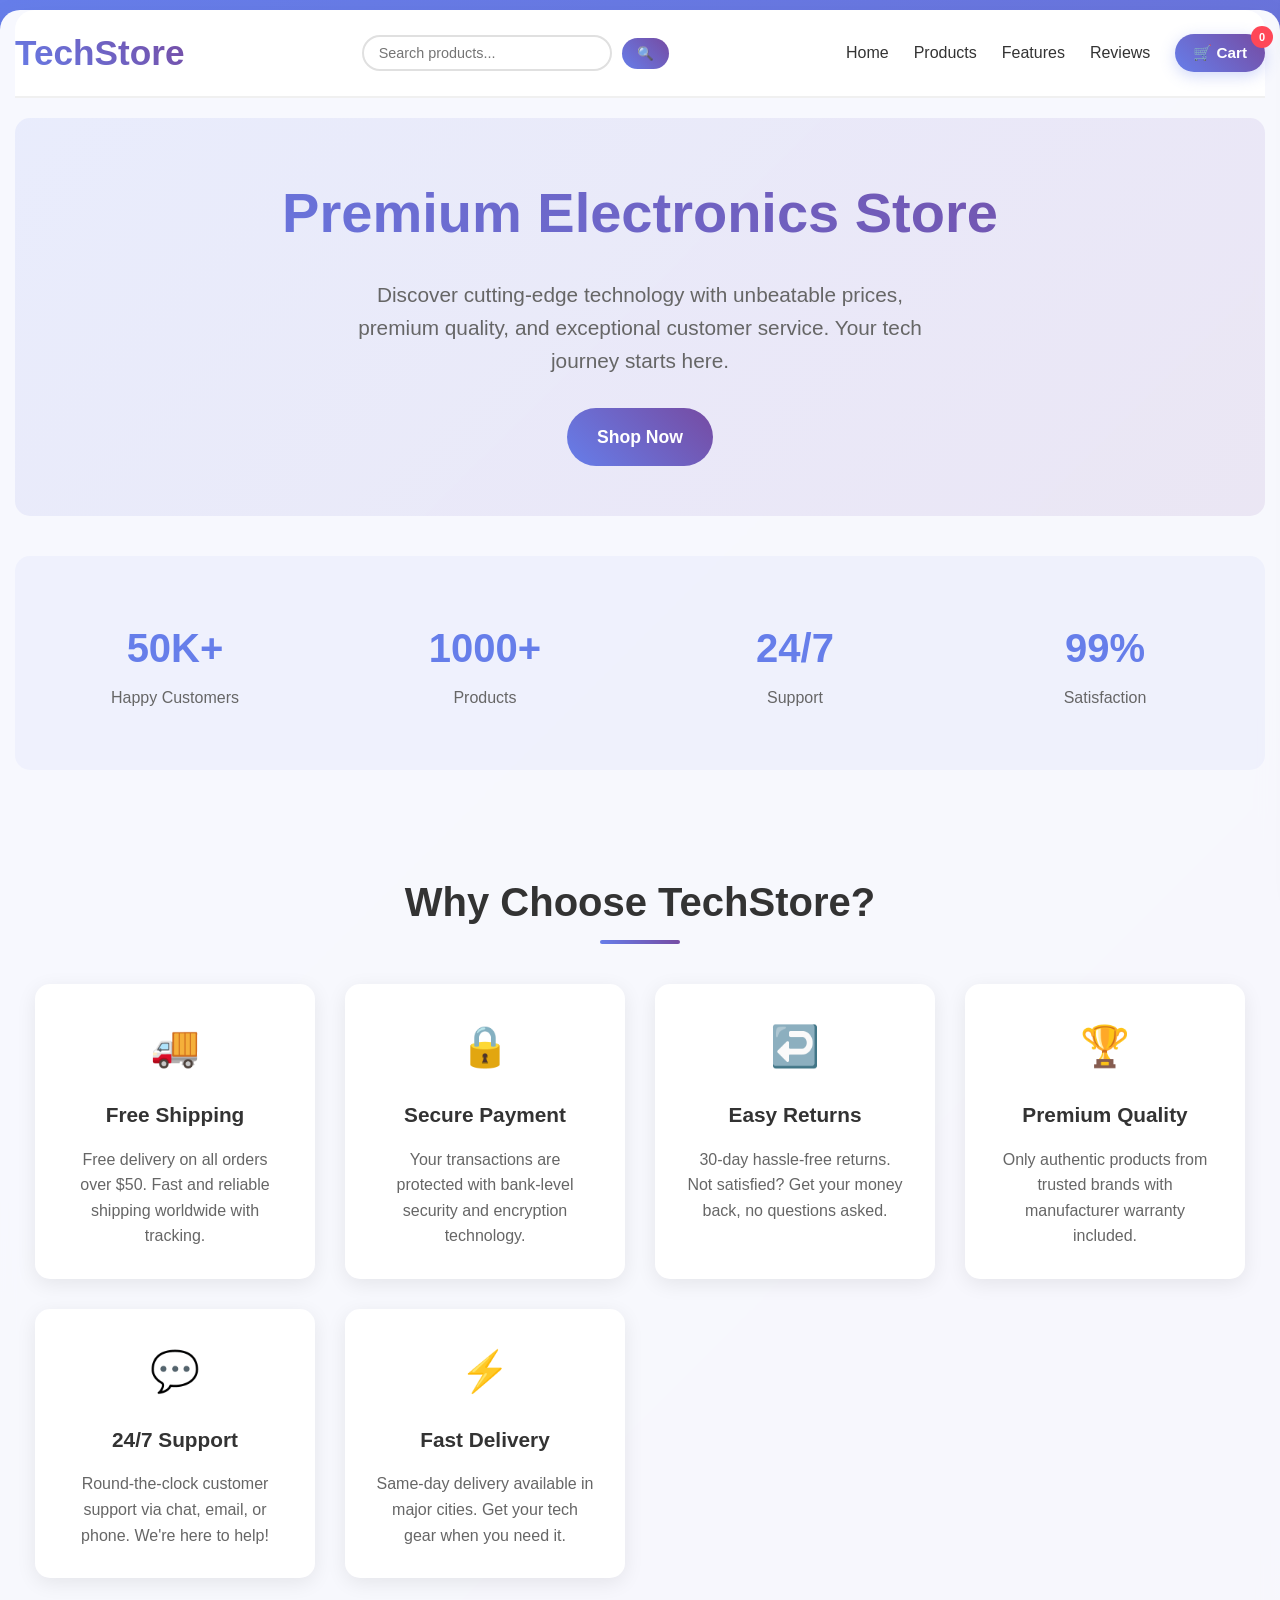
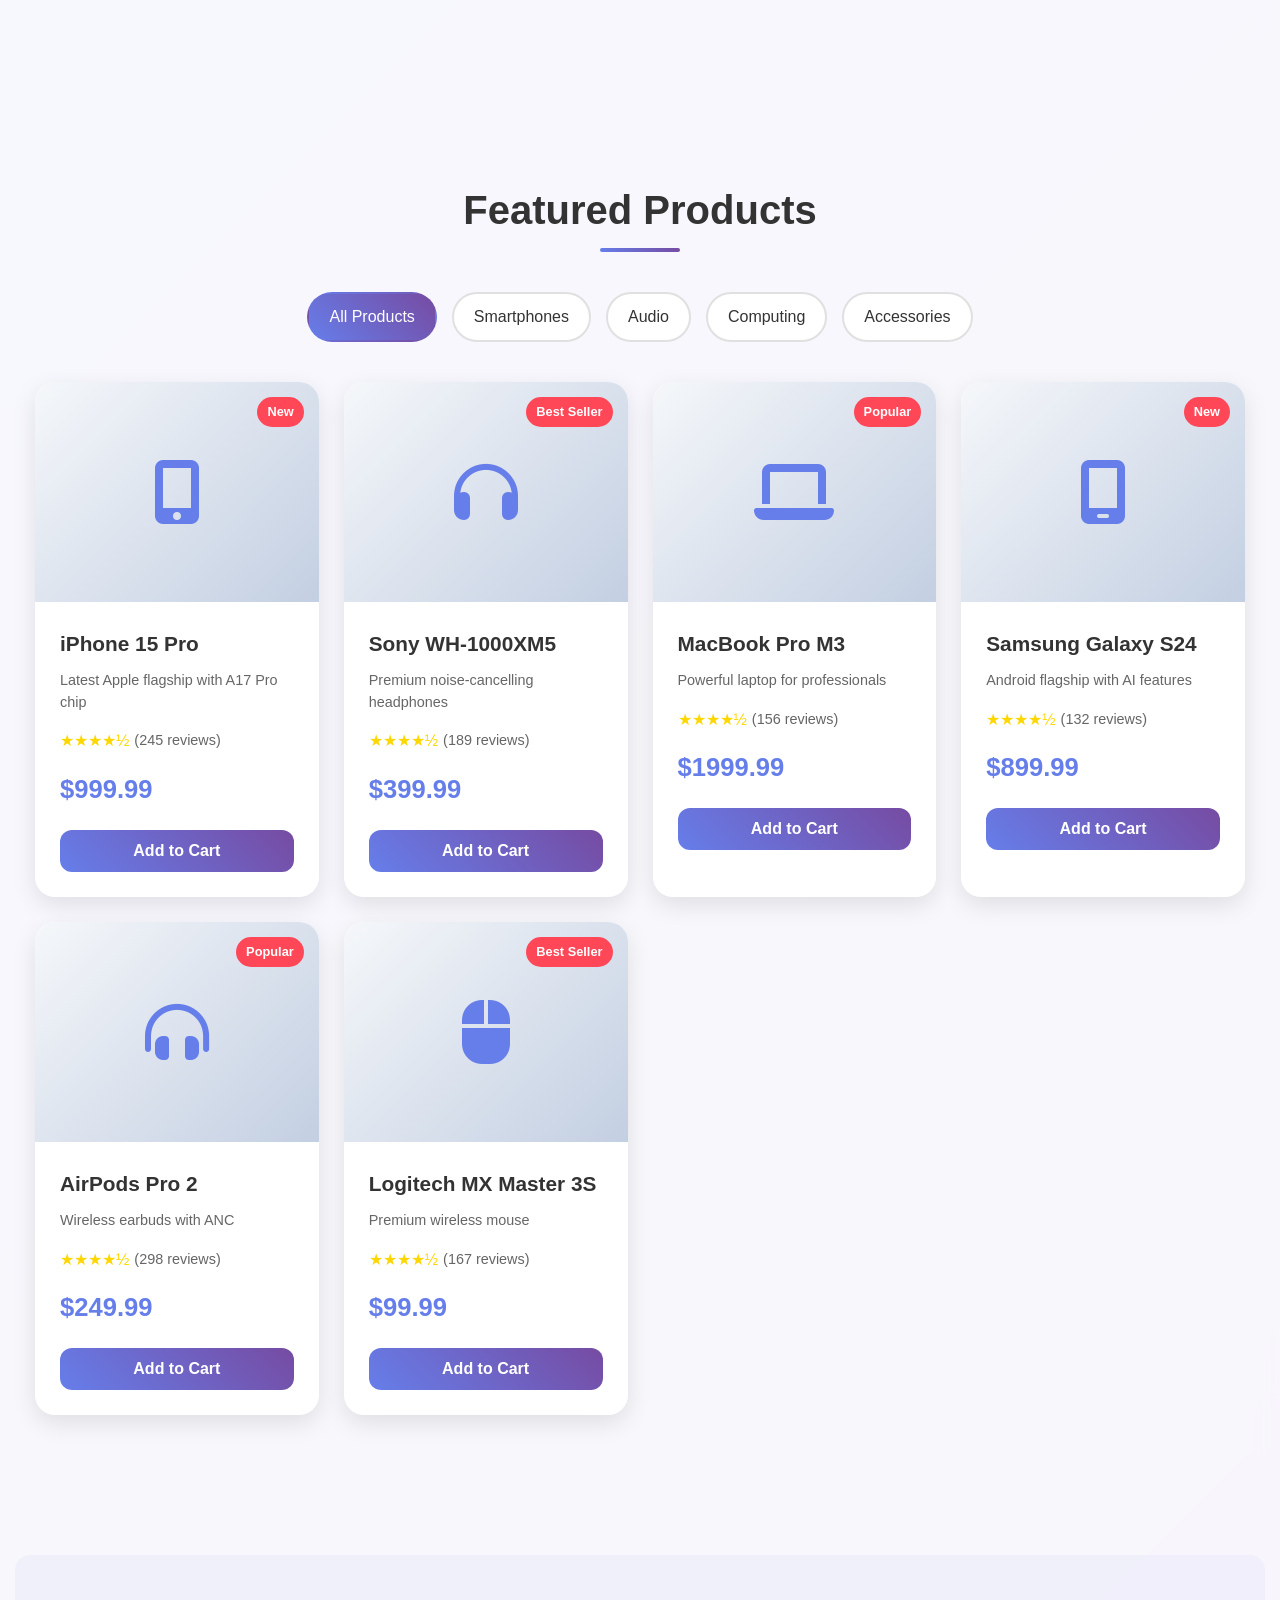
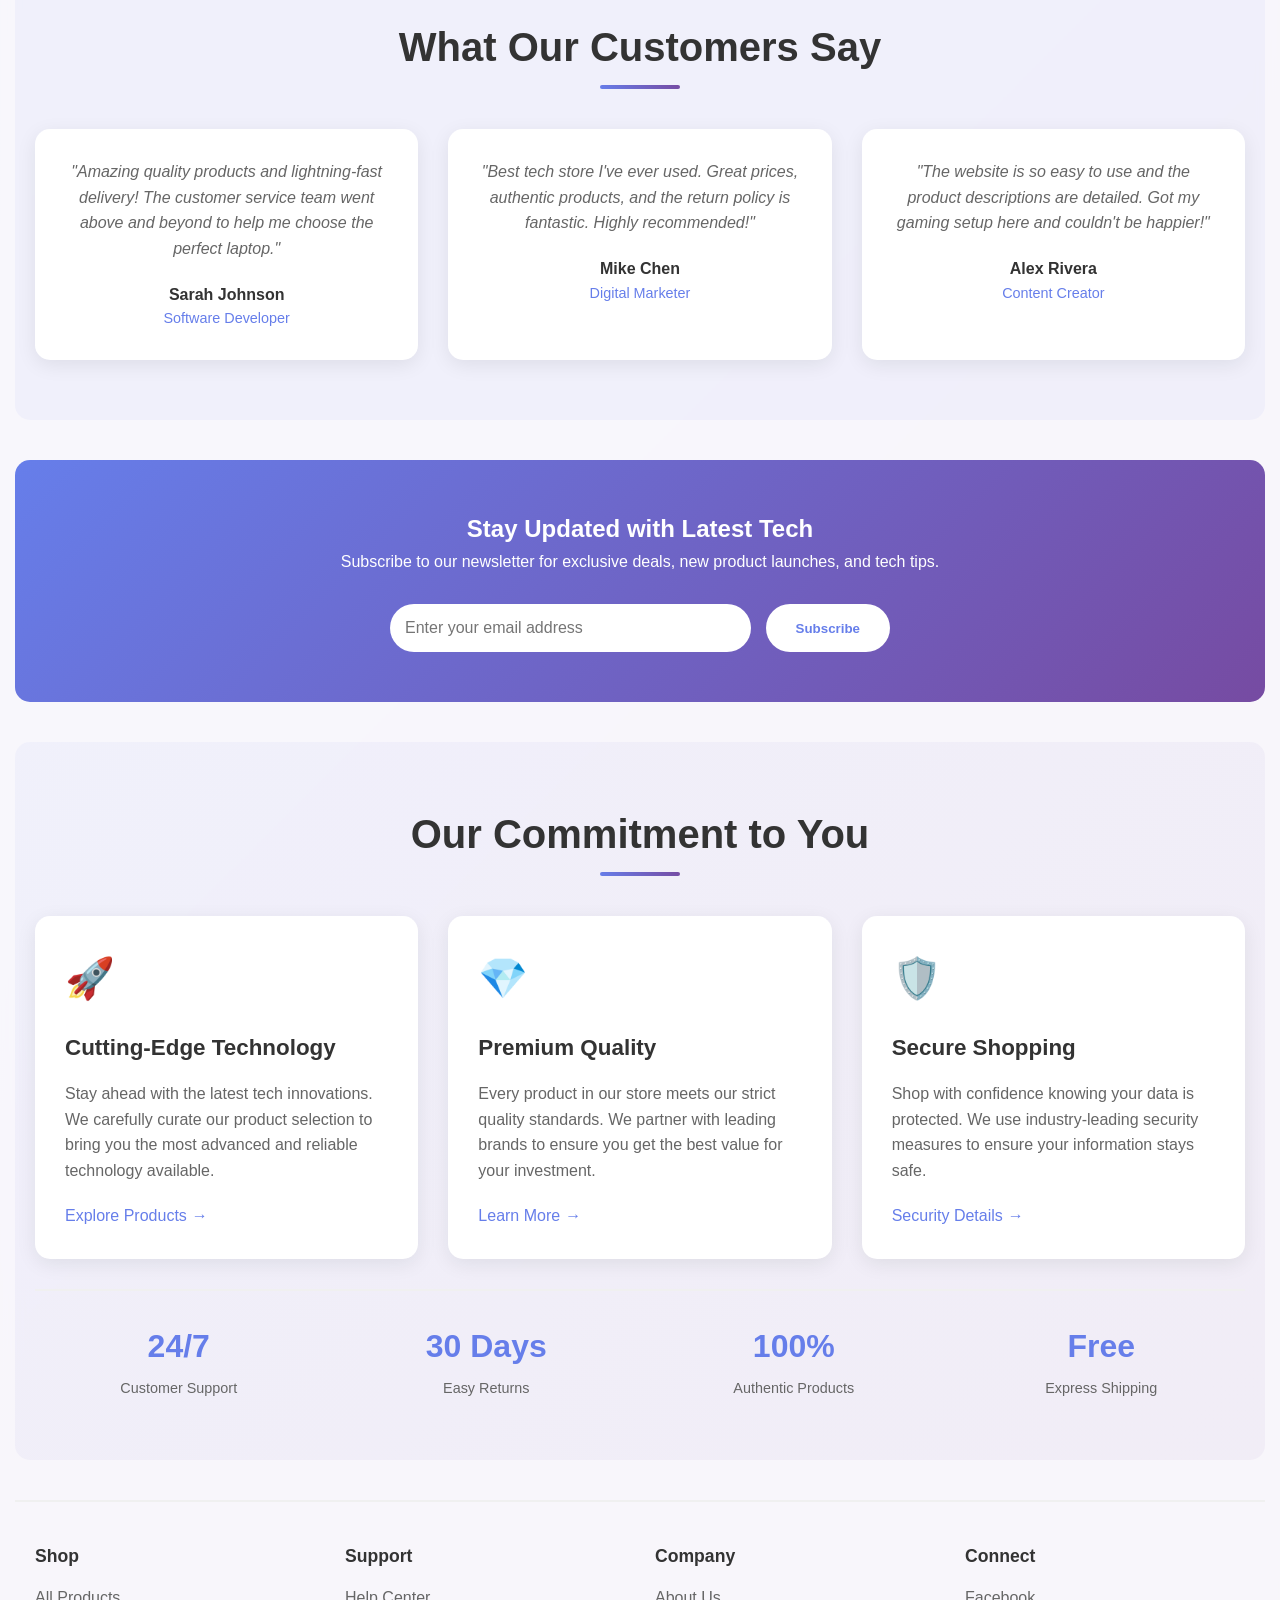
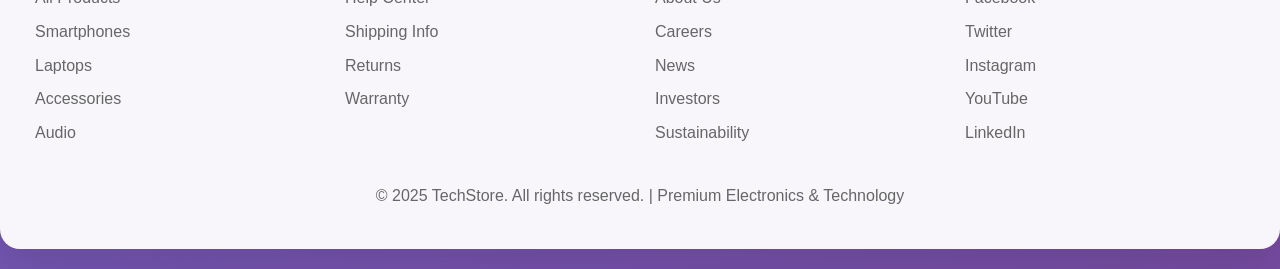
<file: index.html>
<!doctype html>
<html lang="en">
  <head>
    <meta charset="UTF-8" />
    <meta name="viewport" content="width=device-width, initial-scale=1.0" />
    <title>TechStore - Premium Electronics & Innovation</title>
    <link
      rel="stylesheet"
      href="https://cdnjs.cloudflare.com/ajax/libs/font-awesome/6.5.1/css/all.min.css"
    />
    <link rel="stylesheet" href="./css/style.css" />
  </head>
  <body>
    <div class="container">
      <header>
        <nav>
          <div class="logo">TechStore</div>
          <button
            class="mobile-menu-btn"
            aria-label="Toggle mobile menu"
            aria-expanded="false"
          >
            ☰
          </button>
          <div class="search-container">
            <input
              type="text"
              id="searchInput"
              placeholder="Search products..."
              class="search-input"
              aria-label="Search products"
              role="searchbox"
              autocomplete="off"
            />
            <button class="search-button" aria-label="Search">🔍</button>
          </div>
          <ul class="nav-links" role="navigation" aria-label="Main navigation">
            <li><a href="#home">Home</a></li>
            <li><a href="#products">Products</a></li>
            <li><a href="#features">Features</a></li>
            <li><a href="#testimonials">Reviews</a></li>
            <li>
              <button class="cart-icon" aria-label="Open cart">
                🛒 Cart
                <span class="cart-count" id="cartCount">0</span>
              </button>
            </li>
          </ul>
        </nav>
      </header>

      <section class="hero" id="home">
        <h1>Premium Electronics Store</h1>
        <p>
          Discover cutting-edge technology with unbeatable prices, premium
          quality, and exceptional customer service. Your tech journey starts
          here.
        </p>
        <a href="#products" class="cta-button">Shop Now</a>
      </section>

      <section class="stats-section" aria-label="Store statistics">
        <div class="stat-card">
          <span class="stat-number">50K+</span>
          <div class="stat-label">Happy Customers</div>
        </div>
        <div class="stat-card">
          <span class="stat-number">1000+</span>
          <div class="stat-label">Products</div>
        </div>
        <div class="stat-card">
          <span class="stat-number">24/7</span>
          <div class="stat-label">Support</div>
        </div>
        <div class="stat-card">
          <span class="stat-number">99%</span>
          <div class="stat-label">Satisfaction</div>
        </div>
      </section>

      <section class="features-section" id="features">
        <h2 class="section-title">Why Choose TechStore?</h2>
        <div class="features-grid">
          <div class="feature-card">
            <span class="feature-icon">🚚</span>
            <h3 class="feature-title">Free Shipping</h3>
            <p class="feature-description">
              Free delivery on all orders over $50. Fast and reliable shipping
              worldwide with tracking.
            </p>
          </div>
          <div class="feature-card">
            <span class="feature-icon">🔒</span>
            <h3 class="feature-title">Secure Payment</h3>
            <p class="feature-description">
              Your transactions are protected with bank-level security and
              encryption technology.
            </p>
          </div>
          <div class="feature-card">
            <span class="feature-icon">↩️</span>
            <h3 class="feature-title">Easy Returns</h3>
            <p class="feature-description">
              30-day hassle-free returns. Not satisfied? Get your money back, no
              questions asked.
            </p>
          </div>
          <div class="feature-card">
            <span class="feature-icon">🏆</span>
            <h3 class="feature-title">Premium Quality</h3>
            <p class="feature-description">
              Only authentic products from trusted brands with manufacturer
              warranty included.
            </p>
          </div>
          <div class="feature-card">
            <span class="feature-icon">💬</span>
            <h3 class="feature-title">24/7 Support</h3>
            <p class="feature-description">
              Round-the-clock customer support via chat, email, or phone. We're
              here to help!
            </p>
          </div>
          <div class="feature-card">
            <span class="feature-icon">⚡</span>
            <h3 class="feature-title">Fast Delivery</h3>
            <p class="feature-description">
              Same-day delivery available in major cities. Get your tech gear
              when you need it.
            </p>
          </div>
        </div>
      </section>

      <section class="products-section" id="products">
        <h2 class="section-title">Featured Products</h2>

        <div class="filter-tabs" role="tablist" aria-label="Product categories">
          <div
            class="filter-tab active"
            role="tab"
            aria-selected="true"
            data-category="all"
          >
            All Products
          </div>
          <div
            class="filter-tab"
            role="tab"
            aria-selected="false"
            data-category="mobile"
          >
            Smartphones
          </div>
          <div
            class="filter-tab"
            role="tab"
            aria-selected="false"
            data-category="audio"
          >
            Audio
          </div>
          <div
            class="filter-tab"
            role="tab"
            aria-selected="false"
            data-category="computing"
          >
            Computing
          </div>
          <div
            class="filter-tab"
            role="tab"
            aria-selected="false"
            data-category="accessories"
          >
            Accessories
          </div>
        </div>

        <div class="products-grid" id="productsGrid" aria-live="polite">
          <!-- Products dynamically loaded by app.js -->
        </div>
      </section>

      <section class="testimonials-section" id="testimonials">
        <h2 class="section-title">What Our Customers Say</h2>
        <div class="testimonials-grid">
          <div class="testimonial-card">
            <p class="testimonial-text">
              "Amazing quality products and lightning-fast delivery! The
              customer service team went above and beyond to help me choose the
              perfect laptop."
            </p>
            <div class="testimonial-author">Sarah Johnson</div>
            <div class="testimonial-role">Software Developer</div>
          </div>
          <div class="testimonial-card">
            <p class="testimonial-text">
              "Best tech store I've ever used. Great prices, authentic products,
              and the return policy is fantastic. Highly recommended!"
            </p>
            <div class="testimonial-author">Mike Chen</div>
            <div class="testimonial-role">Digital Marketer</div>
          </div>
          <div class="testimonial-card">
            <p class="testimonial-text">
              "The website is so easy to use and the product descriptions are
              detailed. Got my gaming setup here and couldn't be happier!"
            </p>
            <div class="testimonial-author">Alex Rivera</div>
            <div class="testimonial-role">Content Creator</div>
          </div>
        </div>
      </section>

      <section class="newsletter-section">
        <h2>Stay Updated with Latest Tech</h2>
        <p>
          Subscribe to our newsletter for exclusive deals, new product launches,
          and tech tips.
        </p>
        <!-- newsletter form handled via JS event listener in app.js -->
        <form class="newsletter-form" id="newsletterForm" novalidate>
          <input
            type="email"
            class="newsletter-input"
            placeholder="Enter your email address"
            required
            aria-label="Email address for newsletter"
          />
          <button type="submit" class="newsletter-button">Subscribe</button>
        </form>
      </section>

      <section class="highlights-section" id="highlights">
        <h2 class="section-title">Our Commitment to You</h2>
        <div class="content-grid">
          <div class="content-card">
            <div class="content-icon">🚀</div>
            <h3 class="content-title">Cutting-Edge Technology</h3>
            <p class="content-text">
              Stay ahead with the latest tech innovations. We carefully curate
              our product selection to bring you the most advanced and reliable
              technology available.
            </p>
            <a href="#products" class="content-link"
              >Explore Products <span>→</span></a
            >
          </div>
          <div class="content-card">
            <div class="content-icon">💎</div>
            <h3 class="content-title">Premium Quality</h3>
            <p class="content-text">
              Every product in our store meets our strict quality standards. We
              partner with leading brands to ensure you get the best value for
              your investment.
            </p>
            <a href="#features" class="content-link"
              >Learn More <span>→</span></a
            >
          </div>
          <div class="content-card">
            <div class="content-icon">🛡️</div>
            <h3 class="content-title">Secure Shopping</h3>
            <p class="content-text">
              Shop with confidence knowing your data is protected. We use
              industry-leading security measures to ensure your information
              stays safe.
            </p>
            <a href="#features" class="content-link"
              >Security Details <span>→</span></a
            >
          </div>
        </div>

        <div class="content-stats">
          <div class="content-stat">
            <div class="content-stat-number">24/7</div>
            <div class="content-stat-label">Customer Support</div>
          </div>
          <div class="content-stat">
            <div class="content-stat-number">30 Days</div>
            <div class="content-stat-label">Easy Returns</div>
          </div>
          <div class="content-stat">
            <div class="content-stat-number">100%</div>
            <div class="content-stat-label">Authentic Products</div>
          </div>
          <div class="content-stat">
            <div class="content-stat-number">Free</div>
            <div class="content-stat-label">Express Shipping</div>
          </div>
        </div>
      </section>

      <footer>
        <div class="footer-content">
          <div class="footer-section">
            <h4>Shop</h4>
            <a href="#products">All Products</a>
            <a href="#products">Smartphones</a>
            <a href="#products">Laptops</a>
            <a href="#products">Accessories</a>
            <a href="#products">Audio</a>
          </div>
          <div class="footer-section">
            <h4>Support</h4>
            <a href="#features">Help Center</a>
            <a href="#features">Shipping Info</a>
            <a href="#features">Returns</a>
            <a href="#features">Warranty</a>
          </div>
          <div class="footer-section">
            <h4>Company</h4>
            <a href="#highlights">About Us</a>
            <a href="#highlights">Careers</a>
            <a href="#highlights">News</a>
            <a href="#highlights">Investors</a>
            <a href="#highlights">Sustainability</a>
          </div>
          <div class="footer-section">
            <h4>Connect</h4>
            <a href="#home">Facebook</a>
            <a href="#home">Twitter</a>
            <a href="#home">Instagram</a>
            <a href="#home">YouTube</a>
            <a href="#home">LinkedIn</a>
          </div>
        </div>
        <p>
          &copy; 2025 TechStore. All rights reserved. | Premium Electronics
          &amp; Technology
        </p>
      </footer>
    </div>

    <!-- Cart sidebar -->
    <div class="cart-overlay" id="cartOverlay" role="presentation"></div>
    <div
      class="cart-sidebar"
      id="cartSidebar"
      role="dialog"
      aria-label="Shopping cart"
      aria-modal="true"
    >
      <div class="cart-header">
        <h2 class="cart-title">Your Cart</h2>
        <button class="close-cart" aria-label="Close cart">×</button>
      </div>
      <div id="cartItems" aria-live="polite"></div>
      <div class="cart-total">
        <div class="total-amount">Total: $<span id="cartTotal">0.00</span></div>
        <button class="checkout-btn">Proceed to Checkout</button>
      </div>
    </div>

    <div
      class="notification"
      id="notification"
      role="status"
      aria-live="polite"
      aria-atomic="true"
    ></div>

    <script src="./js/app.js"></script>
  </body>
</html>
</file>
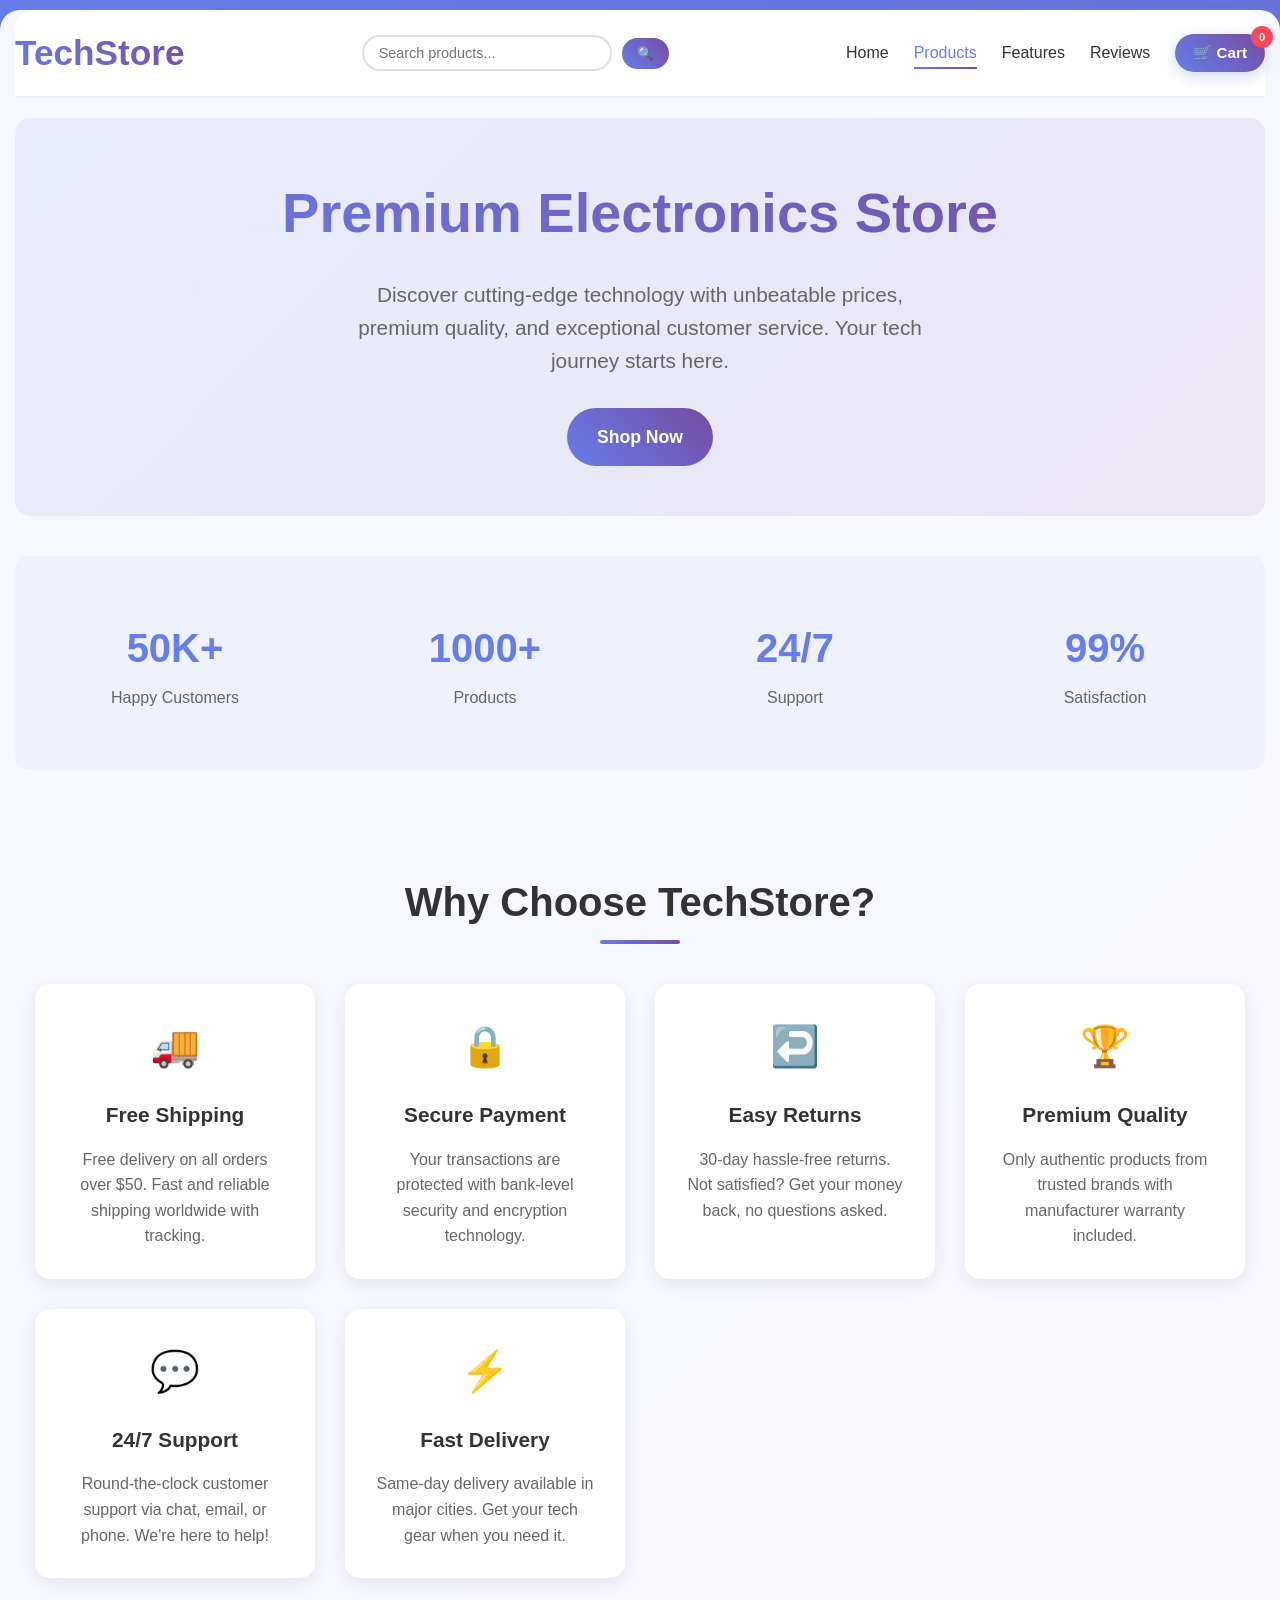
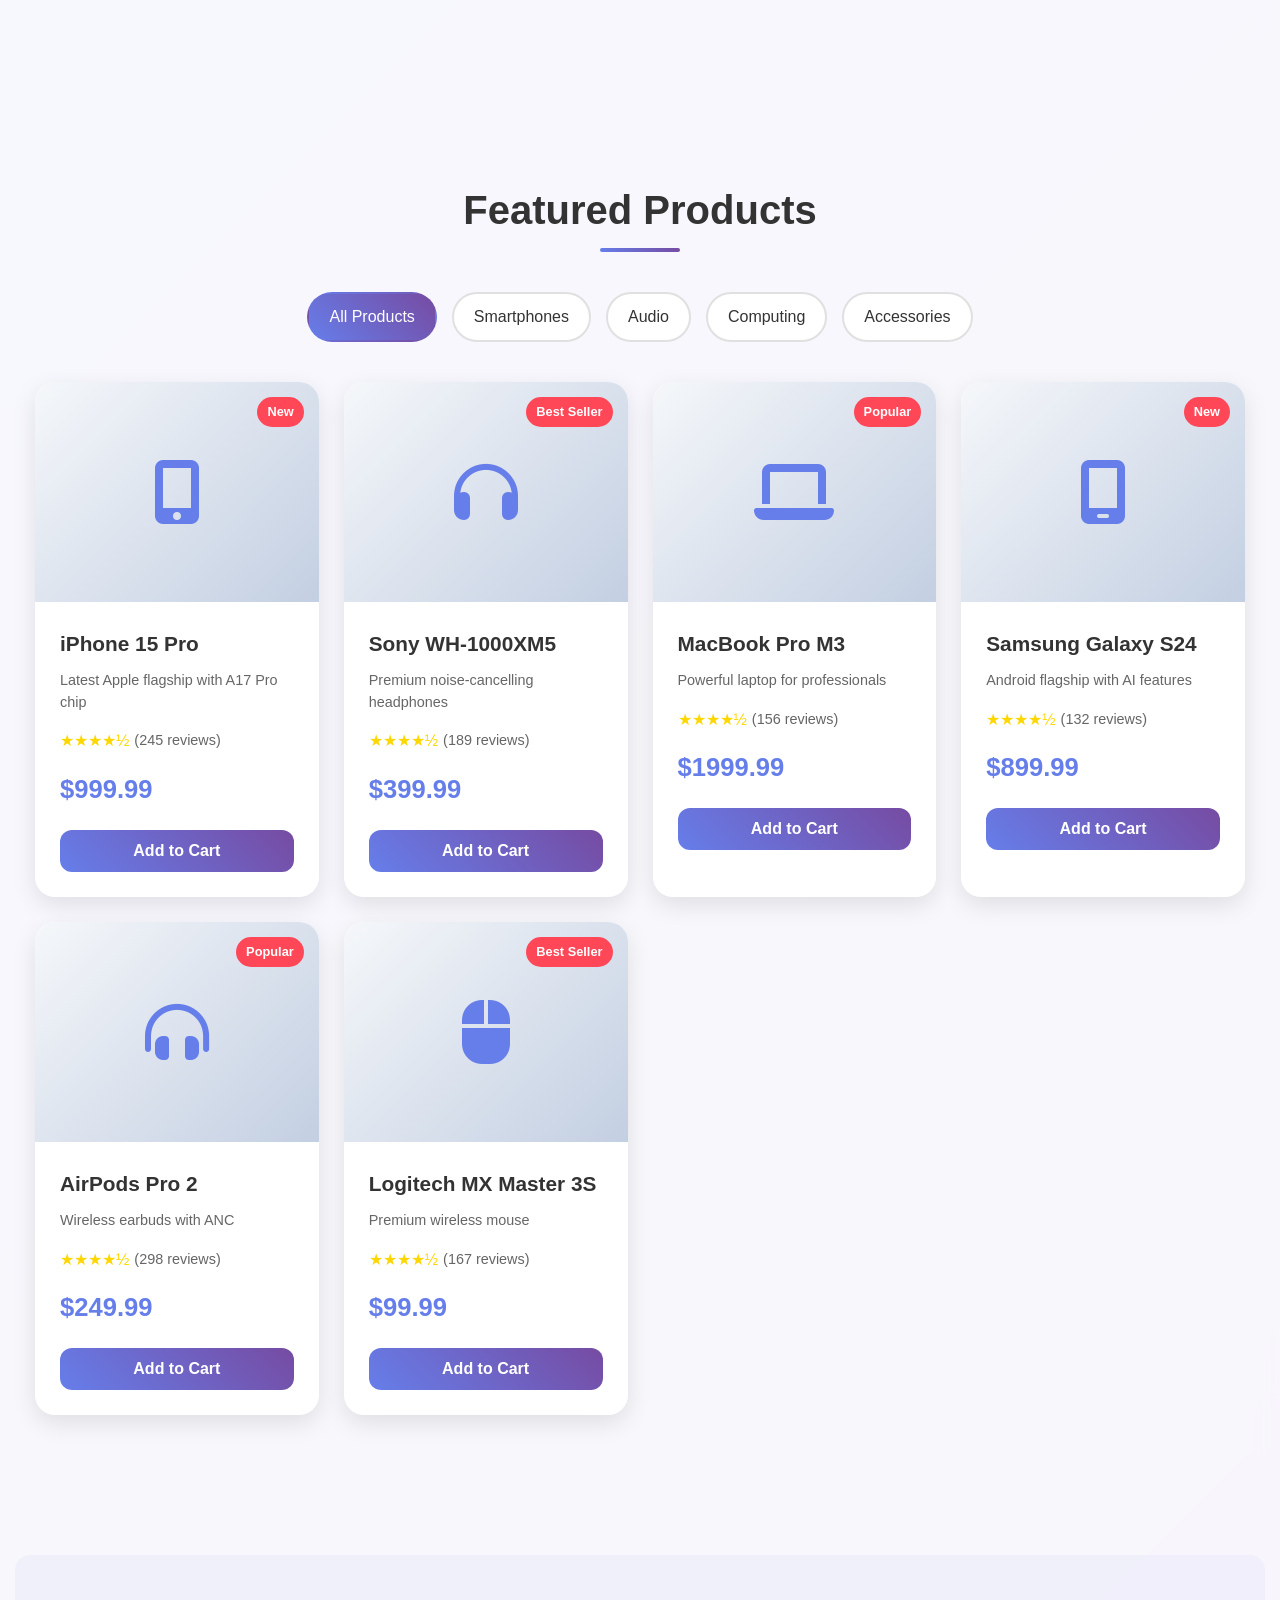
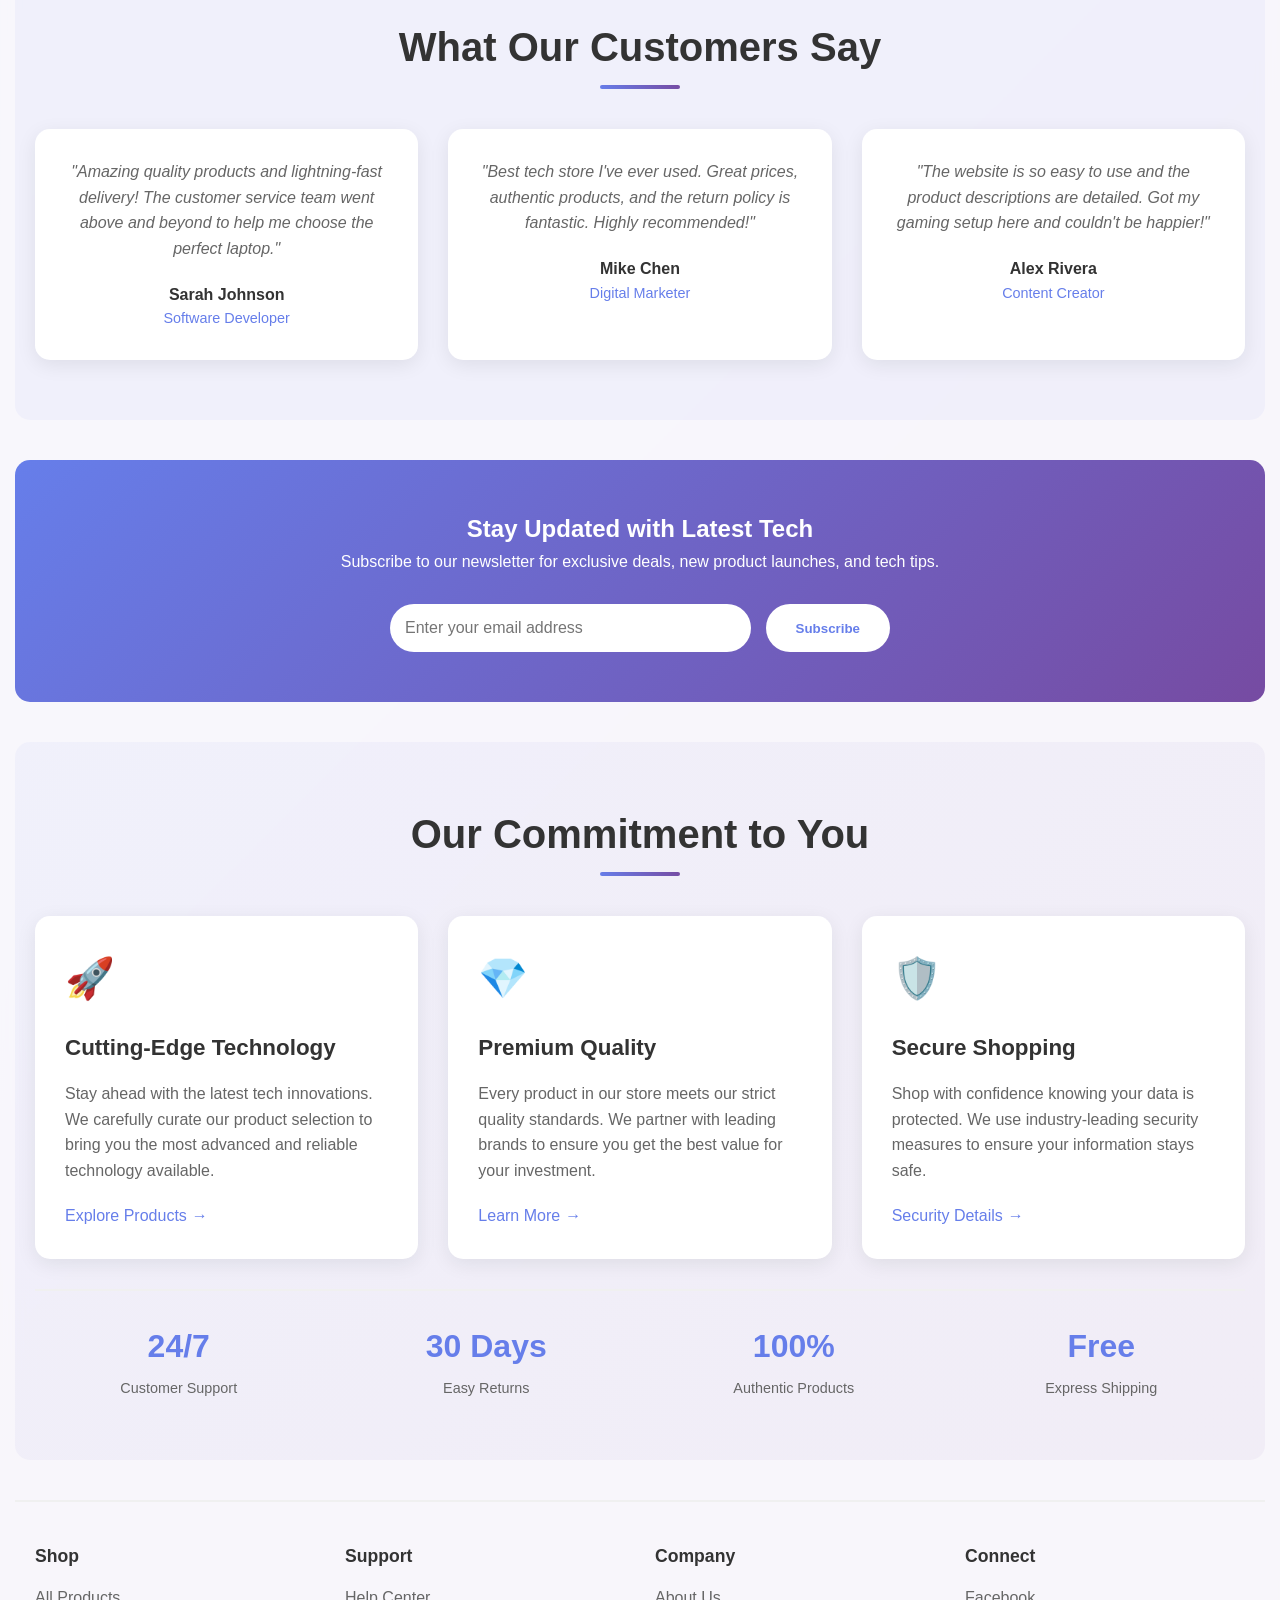
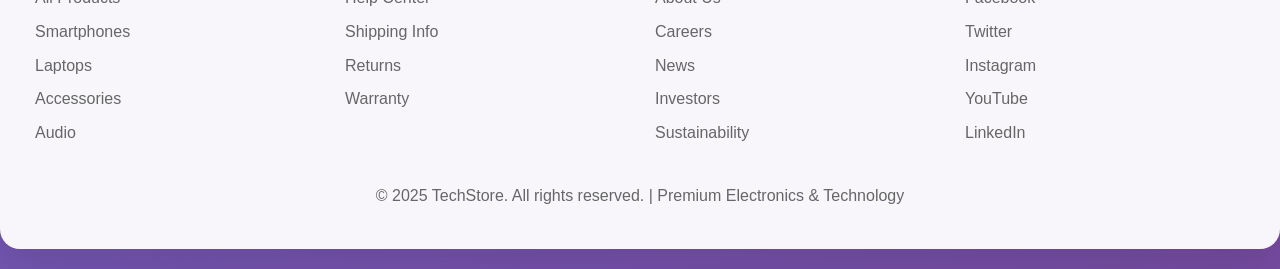
<file: html/index.html>
<!doctype html>
<html lang="en">
  <head>
    <meta charset="UTF-8" />
    <meta name="viewport" content="width=device-width, initial-scale=1.0" />
    <title>TechStore - Premium Electronics & Innovation</title>
    <link
      rel="stylesheet"
      href="https://cdnjs.cloudflare.com/ajax/libs/font-awesome/6.5.1/css/all.min.css"
    />
    <link rel="stylesheet" href="../css/style.css" />
  </head>
  <body>
    <div class="container">
      <header>
        <nav>
          <div class="logo">TechStore</div>
          <button
            class="mobile-menu-btn"
            aria-label="Toggle mobile menu"
            aria-expanded="false"
          >
            ☰
          </button>
          <div class="search-container">
            <input
              type="text"
              id="searchInput"
              placeholder="Search products..."
              class="search-input"
              aria-label="Search products"
              role="searchbox"
              autocomplete="off"
            />
            <button class="search-button" aria-label="Search">🔍</button>
          </div>
          <ul class="nav-links" role="navigation" aria-label="Main navigation">
            <li><a href="#home">Home</a></li>
            <li><a href="#products">Products</a></li>
            <li><a href="#features">Features</a></li>
            <li><a href="#testimonials">Reviews</a></li>
            <li>
              <button class="cart-icon" aria-label="Open cart">
                🛒 Cart
                <span class="cart-count" id="cartCount">0</span>
              </button>
            </li>
          </ul>
        </nav>
      </header>

      <section class="hero" id="home">
        <h1>Premium Electronics Store</h1>
        <p>
          Discover cutting-edge technology with unbeatable prices, premium
          quality, and exceptional customer service. Your tech journey starts
          here.
        </p>
        <a href="#products" class="cta-button">Shop Now</a>
      </section>

      <section class="stats-section" aria-label="Store statistics">
        <div class="stat-card">
          <span class="stat-number">50K+</span>
          <div class="stat-label">Happy Customers</div>
        </div>
        <div class="stat-card">
          <span class="stat-number">1000+</span>
          <div class="stat-label">Products</div>
        </div>
        <div class="stat-card">
          <span class="stat-number">24/7</span>
          <div class="stat-label">Support</div>
        </div>
        <div class="stat-card">
          <span class="stat-number">99%</span>
          <div class="stat-label">Satisfaction</div>
        </div>
      </section>

      <section class="features-section" id="features">
        <h2 class="section-title">Why Choose TechStore?</h2>
        <div class="features-grid">
          <div class="feature-card">
            <span class="feature-icon">🚚</span>
            <h3 class="feature-title">Free Shipping</h3>
            <p class="feature-description">
              Free delivery on all orders over $50. Fast and reliable shipping
              worldwide with tracking.
            </p>
          </div>
          <div class="feature-card">
            <span class="feature-icon">🔒</span>
            <h3 class="feature-title">Secure Payment</h3>
            <p class="feature-description">
              Your transactions are protected with bank-level security and
              encryption technology.
            </p>
          </div>
          <div class="feature-card">
            <span class="feature-icon">↩️</span>
            <h3 class="feature-title">Easy Returns</h3>
            <p class="feature-description">
              30-day hassle-free returns. Not satisfied? Get your money back, no
              questions asked.
            </p>
          </div>
          <div class="feature-card">
            <span class="feature-icon">🏆</span>
            <h3 class="feature-title">Premium Quality</h3>
            <p class="feature-description">
              Only authentic products from trusted brands with manufacturer
              warranty included.
            </p>
          </div>
          <div class="feature-card">
            <span class="feature-icon">💬</span>
            <h3 class="feature-title">24/7 Support</h3>
            <p class="feature-description">
              Round-the-clock customer support via chat, email, or phone. We're
              here to help!
            </p>
          </div>
          <div class="feature-card">
            <span class="feature-icon">⚡</span>
            <h3 class="feature-title">Fast Delivery</h3>
            <p class="feature-description">
              Same-day delivery available in major cities. Get your tech gear
              when you need it.
            </p>
          </div>
        </div>
      </section>

      <section class="products-section" id="products">
        <h2 class="section-title">Featured Products</h2>

        <div class="filter-tabs" role="tablist" aria-label="Product categories">
          <div
            class="filter-tab active"
            role="tab"
            aria-selected="true"
            data-category="all"
          >
            All Products
          </div>
          <div
            class="filter-tab"
            role="tab"
            aria-selected="false"
            data-category="mobile"
          >
            Smartphones
          </div>
          <div
            class="filter-tab"
            role="tab"
            aria-selected="false"
            data-category="audio"
          >
            Audio
          </div>
          <div
            class="filter-tab"
            role="tab"
            aria-selected="false"
            data-category="computing"
          >
            Computing
          </div>
          <div
            class="filter-tab"
            role="tab"
            aria-selected="false"
            data-category="accessories"
          >
            Accessories
          </div>
        </div>

        <div class="products-grid" id="productsGrid" aria-live="polite">
          <!-- Products dynamically loaded by app.js -->
        </div>
      </section>

      <section class="testimonials-section" id="testimonials">
        <h2 class="section-title">What Our Customers Say</h2>
        <div class="testimonials-grid">
          <div class="testimonial-card">
            <p class="testimonial-text">
              "Amazing quality products and lightning-fast delivery! The
              customer service team went above and beyond to help me choose the
              perfect laptop."
            </p>
            <div class="testimonial-author">Sarah Johnson</div>
            <div class="testimonial-role">Software Developer</div>
          </div>
          <div class="testimonial-card">
            <p class="testimonial-text">
              "Best tech store I've ever used. Great prices, authentic products,
              and the return policy is fantastic. Highly recommended!"
            </p>
            <div class="testimonial-author">Mike Chen</div>
            <div class="testimonial-role">Digital Marketer</div>
          </div>
          <div class="testimonial-card">
            <p class="testimonial-text">
              "The website is so easy to use and the product descriptions are
              detailed. Got my gaming setup here and couldn't be happier!"
            </p>
            <div class="testimonial-author">Alex Rivera</div>
            <div class="testimonial-role">Content Creator</div>
          </div>
        </div>
      </section>

      <section class="newsletter-section">
        <h2>Stay Updated with Latest Tech</h2>
        <p>
          Subscribe to our newsletter for exclusive deals, new product launches,
          and tech tips.
        </p>
        <!-- newsletter form handled via JS event listener in app.js -->
        <form class="newsletter-form" id="newsletterForm" novalidate>
          <input
            type="email"
            class="newsletter-input"
            placeholder="Enter your email address"
            required
            aria-label="Email address for newsletter"
          />
          <button type="submit" class="newsletter-button">Subscribe</button>
        </form>
      </section>

      <section class="highlights-section" id="highlights">
        <h2 class="section-title">Our Commitment to You</h2>
        <div class="content-grid">
          <div class="content-card">
            <div class="content-icon">🚀</div>
            <h3 class="content-title">Cutting-Edge Technology</h3>
            <p class="content-text">
              Stay ahead with the latest tech innovations. We carefully curate
              our product selection to bring you the most advanced and reliable
              technology available.
            </p>
            <a href="#products" class="content-link"
              >Explore Products <span>→</span></a
            >
          </div>
          <div class="content-card">
            <div class="content-icon">💎</div>
            <h3 class="content-title">Premium Quality</h3>
            <p class="content-text">
              Every product in our store meets our strict quality standards. We
              partner with leading brands to ensure you get the best value for
              your investment.
            </p>
            <a href="#features" class="content-link"
              >Learn More <span>→</span></a
            >
          </div>
          <div class="content-card">
            <div class="content-icon">🛡️</div>
            <h3 class="content-title">Secure Shopping</h3>
            <p class="content-text">
              Shop with confidence knowing your data is protected. We use
              industry-leading security measures to ensure your information
              stays safe.
            </p>
            <a href="#features" class="content-link"
              >Security Details <span>→</span></a
            >
          </div>
        </div>

        <div class="content-stats">
          <div class="content-stat">
            <div class="content-stat-number">24/7</div>
            <div class="content-stat-label">Customer Support</div>
          </div>
          <div class="content-stat">
            <div class="content-stat-number">30 Days</div>
            <div class="content-stat-label">Easy Returns</div>
          </div>
          <div class="content-stat">
            <div class="content-stat-number">100%</div>
            <div class="content-stat-label">Authentic Products</div>
          </div>
          <div class="content-stat">
            <div class="content-stat-number">Free</div>
            <div class="content-stat-label">Express Shipping</div>
          </div>
        </div>
      </section>

      <footer>
        <div class="footer-content">
          <div class="footer-section">
            <h4>Shop</h4>
            <a href="#products">All Products</a>
            <a href="#products">Smartphones</a>
            <a href="#products">Laptops</a>
            <a href="#products">Accessories</a>
            <a href="#products">Audio</a>
          </div>
          <div class="footer-section">
            <h4>Support</h4>
            <a href="#features">Help Center</a>
            <a href="#features">Shipping Info</a>
            <a href="#features">Returns</a>
            <a href="#features">Warranty</a>
          </div>
          <div class="footer-section">
            <h4>Company</h4>
            <a href="#highlights">About Us</a>
            <a href="#highlights">Careers</a>
            <a href="#highlights">News</a>
            <a href="#highlights">Investors</a>
            <a href="#highlights">Sustainability</a>
          </div>
          <div class="footer-section">
            <h4>Connect</h4>
            <a href="#home">Facebook</a>
            <a href="#home">Twitter</a>
            <a href="#home">Instagram</a>
            <a href="#home">YouTube</a>
            <a href="#home">LinkedIn</a>
          </div>
        </div>
        <p>
          &copy; 2025 TechStore. All rights reserved. | Premium Electronics
          &amp; Technology
        </p>
      </footer>
    </div>

    <!-- Cart sidebar -->
    <div class="cart-overlay" id="cartOverlay" role="presentation"></div>
    <div
      class="cart-sidebar"
      id="cartSidebar"
      role="dialog"
      aria-label="Shopping cart"
      aria-modal="true"
    >
      <div class="cart-header">
        <h2 class="cart-title">Your Cart</h2>
        <button class="close-cart" aria-label="Close cart">×</button>
      </div>
      <div id="cartItems" aria-live="polite"></div>
      <div class="cart-total">
        <div class="total-amount">Total: $<span id="cartTotal">0.00</span></div>
        <button class="checkout-btn">Proceed to Checkout</button>
      </div>
    </div>

    <div
      class="notification"
      id="notification"
      role="status"
      aria-live="polite"
      aria-atomic="true"
    ></div>

    <script src="../js/app.js"></script>
  </body>
</html>
</file>
<file: css/style.css>
*,
*::before,
*::after {
  margin: 0;
  padding: 0;
  box-sizing: border-box;
}

html {
  scroll-behavior: smooth;
}

/* Offset for sticky header when jumping to anchor links */
section[id] {
  scroll-margin-top: 80px;
}

body {
  font-family: "Segoe UI", Tahoma, Geneva, Verdana, sans-serif;
  line-height: 1.6;
  color: #333;
  background: linear-gradient(135deg, #667eea 0%, #764ba2 100%);
  min-height: 100vh;
}

/* ── Page wrapper ── */
.container {
  max-width: 1400px;
  margin: 10px auto 20px;
  padding: 0 15px;
  background: rgba(255, 255, 255, 0.95);
  backdrop-filter: blur(10px);
  border-radius: 20px;
  box-shadow: 0 20px 40px rgba(0, 0, 0, 0.1);
}

/* ── Header / Nav ── */
header {
  padding: 15px 0;
  border-bottom: 2px solid #f0f0f0;
  position: sticky;
  top: 0;
  background: rgba(255, 255, 255, 0.98);
  backdrop-filter: blur(15px);
  z-index: 100;
  border-radius: 20px 20px 0 0;
}

nav {
  display: flex;
  justify-content: space-between;
  align-items: center;
  flex-wrap: wrap;
  gap: 20px;
}

.logo {
  font-size: 2.2rem;
  font-weight: bold;
  background: linear-gradient(45deg, #667eea, #764ba2);
  -webkit-background-clip: text;
  -webkit-text-fill-color: transparent;
  background-clip: text;
}

.nav-links {
  display: flex;
  list-style: none;
  gap: 25px;
  align-items: center;
  flex-wrap: wrap;
}

.nav-links a {
  text-decoration: none;
  color: #333;
  font-weight: 500;
  transition: color 0.3s ease;
  position: relative;
  padding: 8px 0;
  cursor: pointer;
}

.nav-links a.active {
  color: #667eea;
}

.nav-links a::after {
  content: "";
  position: absolute;
  width: 0;
  height: 2px;
  bottom: 0;
  left: 0;
  background: linear-gradient(45deg, #667eea, #764ba2);
  transition: width 0.3s ease;
}

.nav-links a:hover::after,
.nav-links a.active::after {
  width: 100%;
}

/* ── Cart button ── */
.cart-icon {
  position: relative;
  background: linear-gradient(45deg, #667eea, #764ba2);
  color: white;
  padding: 10px 18px;
  border-radius: 25px;
  cursor: pointer;
  transition: all 0.3s ease;
  border: none;
  font-weight: bold;
  box-shadow: 0 4px 15px rgba(102, 126, 234, 0.3);
  font-size: 0.95rem;
}

.cart-icon:hover {
  transform: translateY(-3px);
  box-shadow: 0 8px 25px rgba(102, 126, 234, 0.4);
}

.cart-count {
  position: absolute;
  top: -8px;
  right: -8px;
  background: #ff4757;
  color: white;
  border-radius: 50%;
  width: 22px;
  height: 22px;
  display: flex;
  align-items: center;
  justify-content: center;
  font-size: 11px;
  font-weight: bold;
  animation: bounce 0.3s ease;
}

@keyframes bounce {
  0%,
  20%,
  60%,
  100% {
    transform: translateY(0);
  }
  40% {
    transform: translateY(-10px);
  }
  80% {
    transform: translateY(-5px);
  }
}

/* ── Hero ── */
.hero {
  text-align: center;
  padding: 50px 20px;
  background: linear-gradient(
    135deg,
    rgba(102, 126, 234, 0.1),
    rgba(118, 75, 162, 0.1)
  );
  margin: 20px 0;
  border-radius: 15px;
}

.hero h1 {
  font-size: clamp(2.5rem, 5vw, 3.5rem);
  margin-bottom: 20px;
  background: linear-gradient(45deg, #667eea, #764ba2);
  -webkit-background-clip: text;
  -webkit-text-fill-color: transparent;
  background-clip: text;
  animation: fadeInUp 1s ease;
}

.hero p {
  font-size: clamp(1.1rem, 2.5vw, 1.3rem);
  color: #666;
  margin: 0 auto 30px;
  animation: fadeInUp 1s ease 0.2s both;
  max-width: 600px;
}

.cta-button {
  background: linear-gradient(45deg, #667eea, #764ba2);
  color: white;
  padding: 15px 30px;
  border: none;
  border-radius: 30px;
  font-size: 1.1rem;
  font-weight: bold;
  cursor: pointer;
  transition: all 0.3s ease;
  animation: fadeInUp 1s ease 0.4s both;
  text-decoration: none;
  display: inline-block;
}

.cta-button:hover {
  transform: translateY(-3px);
  box-shadow: 0 10px 30px rgba(102, 126, 234, 0.4);
}

@keyframes fadeInUp {
  from {
    opacity: 0;
    transform: translateY(30px);
  }
  to {
    opacity: 1;
    transform: translateY(0);
  }
}

/* ── Stats ── */
.stats-section {
  display: grid;
  grid-template-columns: repeat(auto-fit, minmax(200px, 1fr));
  gap: 30px;
  margin: 40px 0;
  padding: 40px 20px;
  background: rgba(102, 126, 234, 0.05);
  border-radius: 15px;
}

.stat-card {
  text-align: center;
  padding: 20px;
}

.stat-number {
  font-size: 2.5rem;
  font-weight: bold;
  color: #667eea;
  display: block;
}

.stat-label {
  color: #666;
  font-size: 1rem;
  margin-top: 5px;
}

/* ── Section headings ── */
.section-title {
  text-align: center;
  font-size: clamp(2rem, 4vw, 2.5rem);
  margin-bottom: 50px;
  color: #333;
  position: relative;
}

.section-title::after {
  content: "";
  position: absolute;
  bottom: -10px;
  left: 50%;
  transform: translateX(-50%);
  width: 80px;
  height: 4px;
  background: linear-gradient(45deg, #667eea, #764ba2);
  border-radius: 2px;
}

/* ── Features ── */
.features-section {
  padding: 60px 20px;
  margin: 40px 0;
}

.features-grid {
  display: grid;
  grid-template-columns: repeat(auto-fit, minmax(280px, 1fr));
  gap: 30px;
  margin-bottom: 40px;
}

.feature-card {
  background: white;
  padding: 30px;
  border-radius: 15px;
  text-align: center;
  box-shadow: 0 5px 20px rgba(0, 0, 0, 0.08);
  transition: transform 0.3s ease;
}

.feature-card:hover {
  transform: translateY(-5px);
}

.feature-icon {
  font-size: 2.5rem;
  margin-bottom: 20px;
  display: block;
  color: #667eea;
}

.feature-title {
  font-size: 1.3rem;
  font-weight: bold;
  margin-bottom: 15px;
  color: #333;
}

.feature-description {
  color: #666;
  line-height: 1.6;
}

/* ── Products ── */
.products-section {
  padding: 60px 20px;
}

.filter-tabs {
  display: flex;
  justify-content: center;
  flex-wrap: wrap;
  gap: 15px;
  margin-bottom: 40px;
}

.filter-tab {
  background: white;
  border: 2px solid #e0e0e0;
  padding: 10px 20px;
  border-radius: 25px;
  cursor: pointer;
  transition: all 0.3s ease;
  font-weight: 500;
  user-select: none;
}

.filter-tab.active,
.filter-tab:hover {
  background: linear-gradient(45deg, #667eea, #764ba2);
  color: white;
  border-color: transparent;
}

.products-grid {
  display: grid;
  grid-template-columns: repeat(auto-fit, minmax(280px, 1fr));
  gap: 25px;
  margin-bottom: 40px;
}

/* ── Product card ── */
.product-card {
  background: white;
  border-radius: 20px;
  overflow: hidden;
  box-shadow: 0 8px 25px rgba(0, 0, 0, 0.1);
  transition: all 0.3s ease;
  position: relative;
}

.product-card::before {
  content: "";
  position: absolute;
  top: 0;
  left: -100%;
  width: 100%;
  height: 100%;
  background: linear-gradient(
    90deg,
    transparent,
    rgba(255, 255, 255, 0.4),
    transparent
  );
  transition: left 0.6s ease;
  z-index: 1;
  pointer-events: none;
}

.product-card:hover::before {
  left: 100%;
}

.product-card:hover {
  transform: translateY(-8px);
  box-shadow: 0 15px 35px rgba(0, 0, 0, 0.15);
}

.product-badge {
  position: absolute;
  top: 15px;
  right: 15px;
  background: #ff4757;
  color: white;
  padding: 5px 10px;
  border-radius: 15px;
  font-size: 0.8rem;
  font-weight: bold;
  z-index: 2;
}

.product-image {
  width: 100%;
  height: 220px;
  background: linear-gradient(135deg, #f5f7fa, #c3cfe2);
  display: flex;
  align-items: center;
  justify-content: center;
  position: relative;
  overflow: hidden;
}

.product-image i {
  font-size: 4rem;
  color: #667eea;
  transition: transform 0.3s ease;
}

.product-image:hover i {
  transform: scale(1.1);
}

.product-info {
  padding: 25px;
}

.product-name {
  font-size: 1.3rem;
  font-weight: bold;
  margin-bottom: 10px;
  color: #333;
}

.product-description {
  color: #666;
  margin-bottom: 15px;
  font-size: 0.9rem;
  line-height: 1.5;
}

.product-rating {
  display: flex;
  align-items: center;
  gap: 5px;
  margin-bottom: 15px;
}

.stars {
  color: #ffd700;
}

.rating-text {
  color: #666;
  font-size: 0.9rem;
}

.product-price {
  font-size: 1.6rem;
  font-weight: bold;
  color: #667eea;
  margin-bottom: 20px;
}

.original-price {
  text-decoration: line-through;
  color: #999;
  font-size: 1.2rem;
  margin-right: 10px;
}

/* ── Add to cart button ── */
.add-to-cart {
  width: 100%;
  background: linear-gradient(45deg, #667eea, #764ba2);
  color: white;
  border: none;
  padding: 12px;
  border-radius: 12px;
  font-size: 1rem;
  font-weight: bold;
  cursor: pointer;
  transition: all 0.3s ease;
  position: relative;
  overflow: hidden;
}

.add-to-cart::before {
  content: "";
  position: absolute;
  top: 0;
  left: -100%;
  width: 100%;
  height: 100%;
  background: linear-gradient(
    90deg,
    transparent,
    rgba(255, 255, 255, 0.3),
    transparent
  );
  transition: left 0.5s ease;
  pointer-events: none;
}

.add-to-cart:hover::before {
  left: 100%;
}

.add-to-cart:hover {
  transform: translateY(-2px);
  box-shadow: 0 8px 25px rgba(102, 126, 234, 0.4);
}

.add-to-cart.loading {
  opacity: 0.7;
  pointer-events: none;
}

.add-to-cart .btn-spinner {
  vertical-align: middle;
  margin-left: 8px;
}

.spinner {
  display: inline-block;
  width: 18px;
  height: 18px;
  border: 2px solid rgba(255, 255, 255, 0.4);
  border-top-color: #fff;
  border-radius: 50%;
  animation: spin 0.7s linear infinite;
  vertical-align: middle;
}

@keyframes spin {
  to {
    transform: rotate(360deg);
  }
}

/* ── Testimonials ── */
.testimonials-section {
  padding: 60px 20px;
  background: rgba(102, 126, 234, 0.05);
  margin: 40px 0;
  border-radius: 15px;
}

.testimonials-grid {
  display: grid;
  grid-template-columns: repeat(auto-fit, minmax(300px, 1fr));
  gap: 30px;
}

.testimonial-card {
  background: white;
  padding: 30px;
  border-radius: 15px;
  box-shadow: 0 5px 20px rgba(0, 0, 0, 0.08);
  text-align: center;
}

.testimonial-text {
  font-style: italic;
  color: #666;
  margin-bottom: 20px;
  line-height: 1.6;
}

.testimonial-author {
  font-weight: bold;
  color: #333;
}

.testimonial-role {
  color: #667eea;
  font-size: 0.9rem;
}

/* ── Newsletter ── */
.newsletter-section {
  padding: 50px 20px;
  text-align: center;
  background: linear-gradient(135deg, #667eea, #764ba2);
  color: white;
  margin: 40px 0;
  border-radius: 15px;
}

.newsletter-form {
  max-width: 500px;
  margin: 30px auto 0;
  display: flex;
  gap: 15px;
  flex-wrap: wrap;
  justify-content: center;
}

.newsletter-input {
  flex: 1;
  min-width: 250px;
  padding: 15px;
  border: none;
  border-radius: 25px;
  font-size: 1rem;
  outline: none;
}

.newsletter-button {
  background: white;
  color: #667eea;
  padding: 15px 30px;
  border: none;
  border-radius: 25px;
  font-weight: bold;
  cursor: pointer;
  transition: all 0.3s ease;
}

.newsletter-button:hover {
  transform: translateY(-2px);
  box-shadow: 0 5px 15px rgba(0, 0, 0, 0.2);
}

/* ── Highlights / Content section ── */
.highlights-section {
  padding: 60px 20px;
  background: linear-gradient(
    135deg,
    rgba(102, 126, 234, 0.05),
    rgba(118, 75, 162, 0.05)
  );
  margin: 40px 0;
  border-radius: 15px;
}

.content-grid {
  display: grid;
  grid-template-columns: repeat(auto-fit, minmax(300px, 1fr));
  gap: 30px;
  margin-top: 40px;
}

.content-card {
  background: white;
  padding: 30px;
  border-radius: 15px;
  box-shadow: 0 5px 20px rgba(0, 0, 0, 0.08);
  transition: transform 0.3s ease;
}

.content-card:hover {
  transform: translateY(-5px);
}

.content-icon {
  font-size: 2.5rem;
  margin-bottom: 20px;
  color: #667eea;
}

.content-title {
  font-size: 1.4rem;
  font-weight: bold;
  margin-bottom: 15px;
  color: #333;
}

.content-text {
  color: #666;
  line-height: 1.6;
  margin-bottom: 20px;
}

.content-link {
  color: #667eea;
  text-decoration: none;
  font-weight: 500;
  display: inline-flex;
  align-items: center;
  gap: 5px;
  transition: color 0.3s ease;
}

.content-link:hover {
  color: #764ba2;
}

.content-stats {
  display: grid;
  grid-template-columns: repeat(auto-fit, minmax(150px, 1fr));
  gap: 20px;
  margin-top: 30px;
  padding-top: 30px;
  border-top: 2px solid #f0f0f0;
}

.content-stat {
  text-align: center;
}

.content-stat-number {
  font-size: 2rem;
  font-weight: bold;
  color: #667eea;
  margin-bottom: 5px;
}

.content-stat-label {
  color: #666;
  font-size: 0.9rem;
}

/* ── Cart sidebar ── */
.cart-sidebar {
  position: fixed;
  top: 0;
  right: -420px;
  width: 400px;
  max-width: 90vw;
  height: 100vh;
  background: white;
  box-shadow: -5px 0 20px rgba(0, 0, 0, 0.1);
  transition: right 0.3s ease;
  z-index: 1000;
  padding: 30px;
  overflow-y: auto;
}

.cart-sidebar.open {
  right: 0;
}

.cart-overlay {
  position: fixed;
  top: 0;
  left: 0;
  width: 100%;
  height: 100%;
  background: rgba(0, 0, 0, 0.5);
  z-index: 999;
  opacity: 0;
  visibility: hidden;
  transition:
    opacity 0.3s ease,
    visibility 0.3s ease;
}

.cart-overlay.active {
  opacity: 1;
  visibility: visible;
}

.cart-header {
  display: flex;
  justify-content: space-between;
  align-items: center;
  margin-bottom: 30px;
  padding-bottom: 20px;
  border-bottom: 2px solid #f0f0f0;
}

.cart-title {
  font-size: 1.6rem;
  font-weight: bold;
  color: #333;
}

.close-cart {
  background: none;
  border: none;
  font-size: 1.8rem;
  cursor: pointer;
  color: #666;
  transition: color 0.3s ease;
  padding: 5px;
  line-height: 1;
}

.close-cart:hover {
  color: #ff4757;
}

.cart-item {
  display: flex;
  align-items: center;
  padding: 15px 0;
  border-bottom: 1px solid #f0f0f0;
  animation: slideInRight 0.3s ease;
}

@keyframes slideInRight {
  from {
    opacity: 0;
    transform: translateX(20px);
  }
  to {
    opacity: 1;
    transform: translateX(0);
  }
}

.cart-item-image {
  width: 50px;
  height: 50px;
  background: linear-gradient(135deg, #667eea, #764ba2);
  border-radius: 10px;
  display: flex;
  align-items: center;
  justify-content: center;
  color: white;
  font-size: 1.2rem;
  margin-right: 15px;
  flex-shrink: 0;
}

.cart-item-image i {
  font-size: 1.5rem;
}

.cart-item-info {
  flex: 1;
  min-width: 0;
}

.cart-item-name {
  font-weight: bold;
  margin-bottom: 5px;
  font-size: 0.95rem;
}

.cart-item-price {
  color: #667eea;
  font-weight: bold;
  font-size: 0.9rem;
}

.quantity-controls {
  display: flex;
  align-items: center;
  gap: 8px;
  margin-top: 8px;
}

.quantity-btn {
  background: #f0f0f0;
  border: none;
  width: 28px;
  height: 28px;
  border-radius: 50%;
  cursor: pointer;
  font-weight: bold;
  transition: all 0.3s ease;
  font-size: 0.9rem;
}

.quantity-btn:hover {
  background: #667eea;
  color: white;
}

.quantity {
  font-weight: bold;
  min-width: 25px;
  text-align: center;
  font-size: 0.9rem;
}

.cart-total {
  margin-top: 30px;
  padding-top: 20px;
  border-top: 2px solid #f0f0f0;
  text-align: center;
}

.total-amount {
  font-size: 1.8rem;
  font-weight: bold;
  color: #667eea;
  margin-bottom: 20px;
}

.checkout-btn {
  width: 100%;
  background: linear-gradient(45deg, #667eea, #764ba2);
  color: white;
  border: none;
  padding: 15px;
  border-radius: 12px;
  font-size: 1.1rem;
  font-weight: bold;
  cursor: pointer;
  transition: all 0.3s ease;
}

.checkout-btn:hover {
  transform: translateY(-2px);
  box-shadow: 0 8px 25px rgba(102, 126, 234, 0.4);
}

.empty-cart {
  text-align: center;
  color: #666;
  font-size: 1.1rem;
  margin-top: 50px;
}

/* ── Footer ── */
footer {
  text-align: center;
  padding: 40px 20px;
  border-top: 2px solid #f0f0f0;
  margin-top: 40px;
  color: #666;
}

.footer-content {
  display: grid;
  grid-template-columns: repeat(auto-fit, minmax(200px, 1fr));
  gap: 30px;
  margin-bottom: 30px;
  text-align: left;
}

.footer-section h4 {
  color: #333;
  margin-bottom: 15px;
  font-size: 1.1rem;
}

.footer-section a {
  color: #666;
  text-decoration: none;
  display: block;
  margin-bottom: 8px;
  transition: color 0.3s ease;
}

.footer-section a:hover {
  color: #667eea;
}

/* ── Notification toast ── */
.notification {
  position: fixed;
  top: 20px;
  right: 20px;
  background: linear-gradient(45deg, #00b894, #00cec9);
  color: white;
  padding: 15px 25px;
  border-radius: 12px;
  box-shadow: 0 5px 15px rgba(0, 184, 148, 0.3);
  transform: translateX(calc(100% + 30px));
  transition: transform 0.3s ease;
  z-index: 1001;
  font-weight: bold;
  max-width: 300px;
  font-size: 0.9rem;
}

.notification.show {
  transform: translateX(0);
}

/* ── Search ── */
.search-container {
  display: flex;
  align-items: center;
  gap: 10px;
  margin: 0 20px;
  position: relative;
}

.search-input {
  padding: 8px 15px;
  border: 2px solid #e0e0e0;
  border-radius: 20px;
  font-size: 0.9rem;
  width: 250px;
  transition: all 0.3s ease;
}

.search-input:focus {
  outline: none;
  border-color: #667eea;
  box-shadow: 0 0 0 3px rgba(102, 126, 234, 0.1);
}

.search-button {
  background: linear-gradient(45deg, #667eea, #764ba2);
  color: white;
  border: none;
  padding: 8px 15px;
  border-radius: 20px;
  cursor: pointer;
  transition: all 0.3s ease;
}

.search-button:hover {
  transform: translateY(-2px);
  box-shadow: 0 4px 15px rgba(102, 126, 234, 0.3);
}

.search-results {
  position: absolute;
  top: 100%;
  left: 0;
  right: 0;
  background: white;
  border-radius: 10px;
  box-shadow: 0 5px 15px rgba(0, 0, 0, 0.1);
  margin-top: 5px;
  max-height: 300px;
  overflow-y: auto;
  display: none;
  z-index: 1000;
}

.search-results.active {
  display: block;
}

.search-result-item {
  padding: 10px 15px;
  cursor: pointer;
  transition: background 0.3s ease;
}

.search-result-item:hover {
  background: rgba(102, 126, 234, 0.1);
}

.no-results,
.search-loading {
  padding: 15px;
  text-align: center;
  color: #666;
}

.search-loading {
  color: #667eea;
}

/* ── Checkout modal ── */
.checkout-modal {
  display: none;
  position: fixed;
  top: 0;
  left: 0;
  width: 100%;
  height: 100%;
  background: rgba(0, 0, 0, 0.5);
  z-index: 1000;
  justify-content: center;
  align-items: center;
}

.checkout-modal.active {
  display: flex;
}

.checkout-form {
  background: white;
  padding: 30px;
  border-radius: 15px;
  width: 90%;
  max-width: 500px;
  box-shadow: 0 10px 30px rgba(0, 0, 0, 0.1);
}

.form-group {
  margin-bottom: 20px;
}

.form-group label {
  display: block;
  margin-bottom: 8px;
  color: #333;
  font-weight: 500;
}

.form-group input {
  width: 100%;
  padding: 10px;
  border: 2px solid #e0e0e0;
  border-radius: 8px;
  font-size: 1rem;
  transition: all 0.3s ease;
}

.form-group input:focus {
  outline: none;
  border-color: #667eea;
  box-shadow: 0 0 0 3px rgba(102, 126, 234, 0.1);
}

.checkout-buttons {
  display: flex;
  gap: 15px;
  margin-top: 20px;
}

.checkout-buttons button {
  flex: 1;
  padding: 12px;
  border: none;
  border-radius: 8px;
  font-weight: bold;
  cursor: pointer;
  transition: all 0.3s ease;
}

.confirm-checkout {
  background: linear-gradient(45deg, #667eea, #764ba2);
  color: white;
}

.cancel-checkout {
  background: #f0f0f0;
  color: #333;
}

.checkout-buttons button:hover {
  transform: translateY(-2px);
  box-shadow: 0 4px 15px rgba(0, 0, 0, 0.1);
}

.order-summary {
  margin-top: 20px;
  padding-top: 20px;
  border-top: 2px solid #f0f0f0;
}

.order-item {
  display: flex;
  justify-content: space-between;
  margin-bottom: 10px;
  color: #666;
}

.order-total {
  font-weight: bold;
  color: #333;
  font-size: 1.2rem;
  margin-top: 10px;
}

/* ── Mobile menu button ── */
.mobile-menu-btn {
  display: none;
  background: none;
  border: none;
  font-size: 1.5rem;
  cursor: pointer;
  color: #333;
  padding: 4px 8px;
}

.mobile-menu-overlay {
  position: fixed;
  top: 0;
  left: 0;
  width: 100%;
  height: 100%;
  background: rgba(0, 0, 0, 0.5);
  z-index: 99;
  opacity: 0;
  visibility: hidden;
  transition:
    opacity 0.3s ease,
    visibility 0.3s ease;
}

.mobile-menu-overlay.active {
  opacity: 1;
  visibility: visible;
}

/* ── Section entrance animation ── */
section {
  opacity: 0;
  transform: translateY(20px);
  transition:
    opacity 0.5s ease,
    transform 0.5s ease;
}

section.visible {
  opacity: 1;
  transform: translateY(0);
}

.loading {
  position: relative;
  pointer-events: none;
}

.loading::after {
  content: "";
  position: absolute;
  inset: 0;
  background: rgba(255, 255, 255, 0.8);
  border-radius: inherit;
  z-index: 1;
}

.loading::before {
  content: "";
  position: absolute;
  top: 50%;
  left: 50%;
  transform: translate(-50%, -50%);
  width: 24px;
  height: 24px;
  border: 3px solid rgba(102, 126, 234, 0.3);
  border-top-color: #667eea;
  border-radius: 50%;
  animation: spin 0.7s linear infinite;
  z-index: 2;
}

/* ── Highlight pulse (search result focus) ── */
.highlight {
  animation: highlight 2s ease;
}

@keyframes highlight {
  0%,
  100% {
    background: transparent;
  }
  50% {
    background: rgba(102, 126, 234, 0.1);
  }
}

/* ================================================================
   RESPONSIVE
   ================================================================ */

/* Tablet (769px – 1024px) */
@media (min-width: 769px) and (max-width: 1024px) {
  .products-grid,
  .features-grid {
    grid-template-columns: repeat(2, 1fr);
  }
}

/* Mobile (≤ 768px) */
@media (max-width: 768px) {
  .container {
    margin: 5px;
    border-radius: 15px;
  }

  header {
    padding: 12px 0;
  }

  .mobile-menu-btn {
    display: block;
  }

  .nav-links {
    display: none;
    width: 100%;
    flex-direction: column;
    position: absolute;
    top: 100%;
    left: 0;
    background: white;
    padding: 20px;
    box-shadow: 0 10px 20px rgba(0, 0, 0, 0.1);
    border-radius: 0 0 20px 20px;
    z-index: 98;
  }

  .nav-links.active {
    display: flex;
  }

  .search-container {
    order: 3;
    width: 100%;
    margin: 10px 0;
  }

  .search-input {
    width: 100%;
  }

  .logo {
    font-size: 1.8rem;
  }

  .cart-icon {
    padding: 8px 15px;
    font-size: 0.85rem;
  }

  .hero {
    padding: 30px 15px;
  }

  .stats-section {
    grid-template-columns: repeat(2, 1fr);
    gap: 20px;
    padding: 30px 15px;
  }

  .stat-number {
    font-size: 2rem;
  }

  .features-grid,
  .products-grid {
    grid-template-columns: 1fr;
    gap: 20px;
  }

  .filter-tabs {
    gap: 10px;
  }

  .filter-tab {
    font-size: 0.9rem;
    padding: 8px 15px;
  }

  .testimonials-grid {
    grid-template-columns: 1fr;
  }

  .newsletter-form {
    flex-direction: column;
    align-items: center;
  }

  .newsletter-input {
    min-width: auto;
    width: 100%;
    max-width: 300px;
  }

  .cart-sidebar {
    width: 100%;
    right: -100%;
    max-width: none;
  }

  .cart-sidebar.open {
    right: 0;
  }

  .cart-item {
    flex-direction: column;
    align-items: flex-start;
    gap: 10px;
  }

  .cart-item-image {
    width: 100%;
    height: 80px;
    margin-right: 0;
    border-radius: 10px;
  }

  .quantity-controls {
    width: 100%;
    justify-content: space-between;
  }

  .notification {
    right: 10px;
    left: 10px;
    max-width: none;
    transform: translateY(-120px);
  }

  .notification.show {
    transform: translateY(0);
  }

  .content-grid {
    grid-template-columns: 1fr;
  }

  .content-stats {
    grid-template-columns: repeat(2, 1fr);
  }

  .checkout-form {
    width: 95%;
    margin: 20px;
  }
}

/* Small mobile (≤ 480px) */
@media (max-width: 480px) {
  .stats-section {
    grid-template-columns: 1fr;
  }

  .footer-content {
    grid-template-columns: 1fr;
  }

  .product-card,
  .feature-card,
  .testimonial-card {
    margin: 0 5px;
  }
}
</file>
